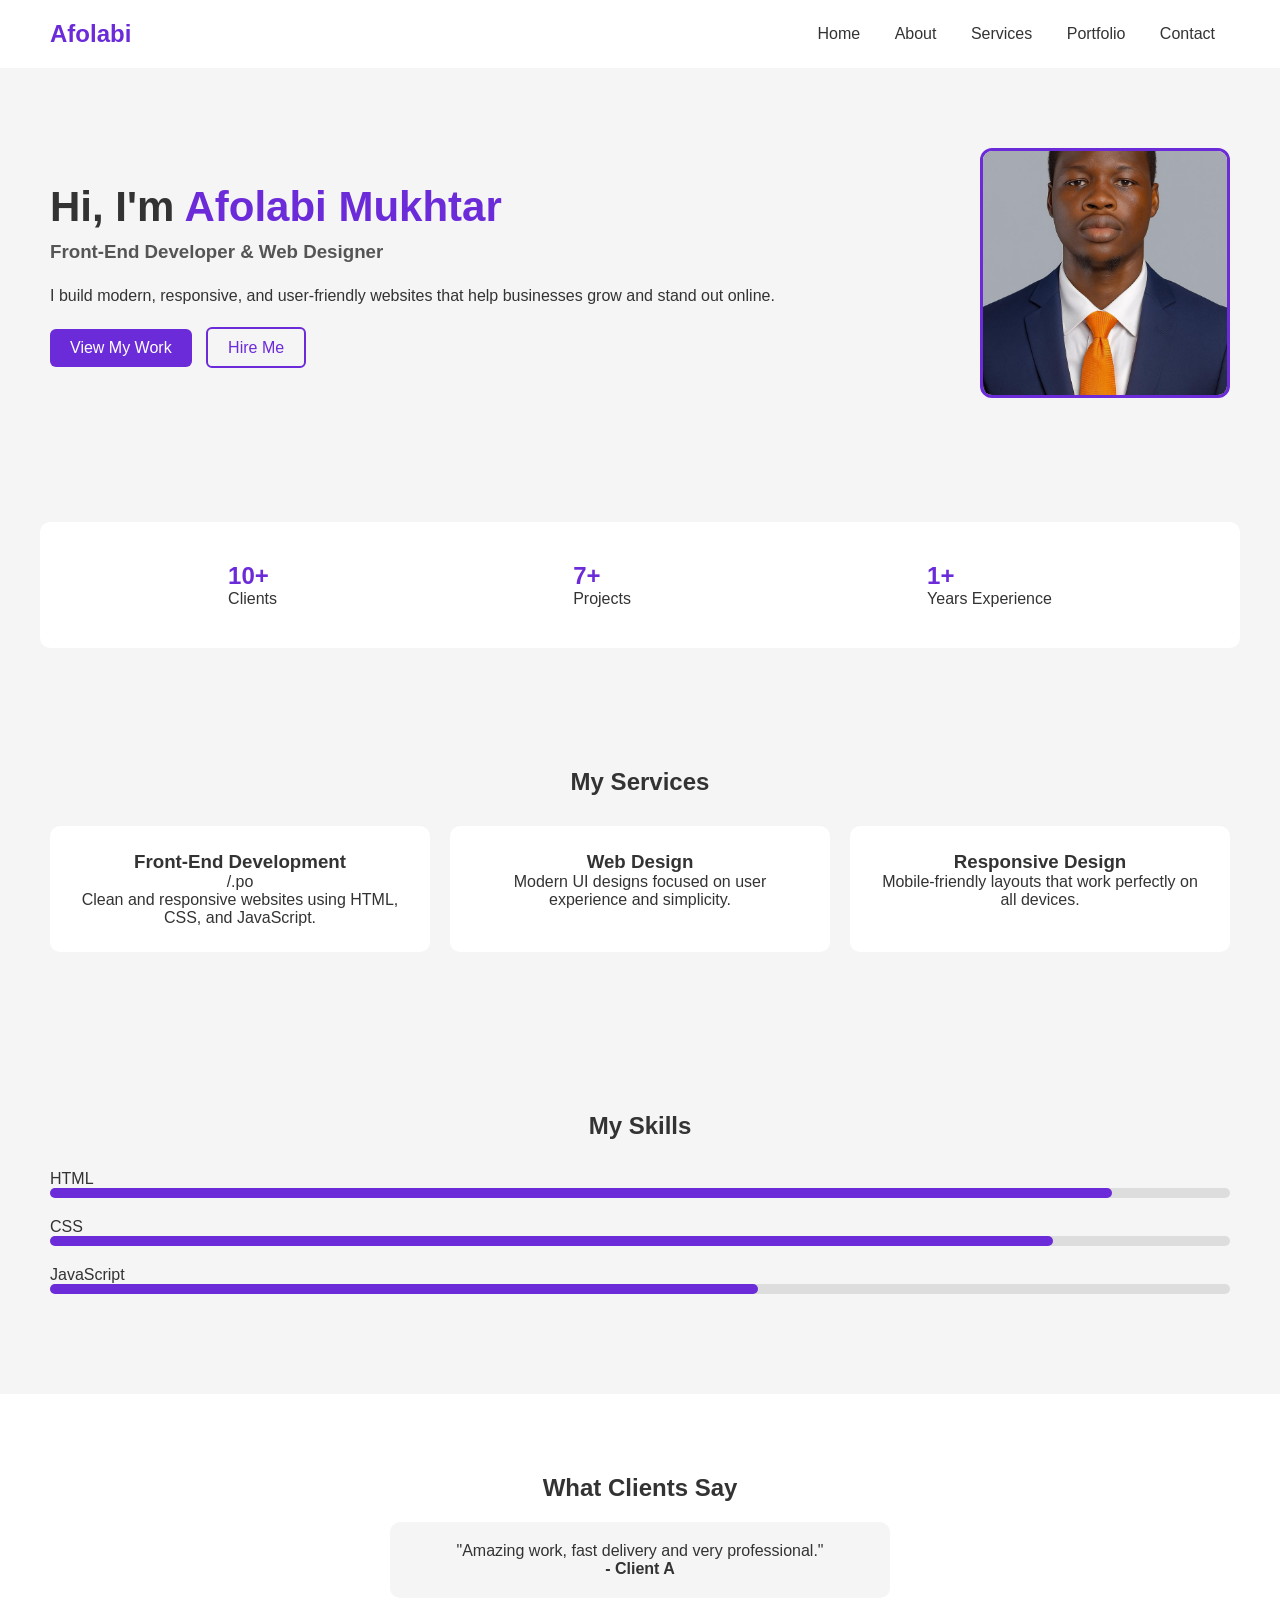
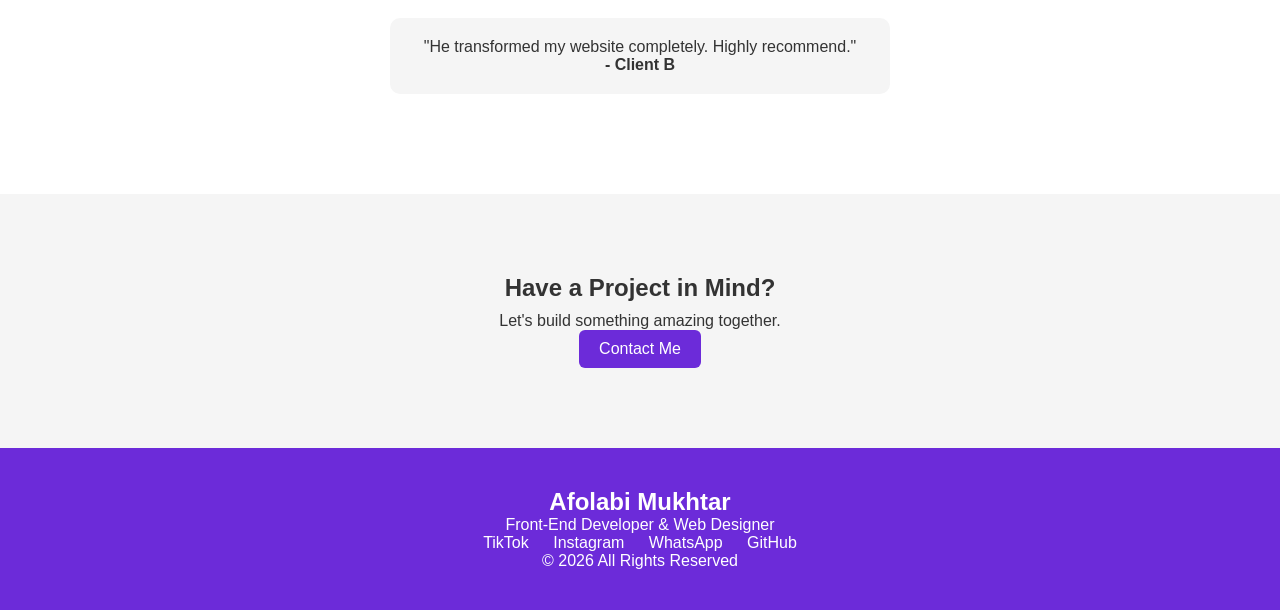
<file: index.html>
<!DOCTYPE html>
<html lang="en">
<head>
  <meta charset="UTF-8">
  <meta name="viewport" content="width=device-width, initial-scale=1.0">
  <title>Afolabi Mukhtar | Front-End Developer</title>
  <link rel="stylesheet" href="style.css">
</head>

<body>

<header>
  <h2 class="logo">Afolabi</h2>

  <nav id="nav-links">
    <a href="index.html">Home</a>
    <a href="About.html">About</a>
    <a href="services.html">Services</a>
    <a href="Portfolio.html">Portfolio</a>
    <a href="Contact.html">Contact</a>
  </nav>

  <div class="menu-toggle" onclick="toggleMenu()">☰</div>
</header>

<section class="hero">
  <div class="hero-text">
    <h1>Hi, I'm <span>Afolabi Mukhtar</span></h1>
    <h3>Front-End Developer & Web Designer</h3>

    <p>
      I build modern, responsive, and user-friendly websites that help
      businesses grow and stand out online.
    </p>

    <div class="hero-btns">
      <a href="Portfolio.html" class="btn">View My Work</a>
      <a href="https://wa.me/2348068744708" class="btn-outline">Hire Me</a>
    </div>
  </div>

  <div class="hero-img">
    <img src="images/my pic.jpg" alt="Afolabi Mukhtar">
  </div>
</section>

<section class="stats">
  <div>
    <h2>10+</h2>
    <p>Clients</p>
  </div>
  <div>
    <h2>7+</h2>
    <p>Projects</p>
  </div>
  <div>
    <h2>1+</h2>
    <p>Years Experience</p>
  </div>
</section>

<section class="services">
  <h1>My Services</h1>

  <div class="service-container">

    <div class="card">
      <h3>Front-End Development</h3>/.po
      <p>Clean and responsive websites using HTML, CSS, and JavaScript.</p>
    </div>

    <div class="card">
      <h3>Web Design</h3>
      <p>Modern UI designs focused on user experience and simplicity.</p>
    </div>

    <div class="card">
      <h3>Responsive Design</h3>
      <p>Mobile-friendly layouts that work perfectly on all devices.</p>
    </div>

  </div>
</section>

<section class="skills">
  <h1>My Skills</h1>

  <div class="skill">
    <p>HTML</p>
    <div class="bar"><span style="width:90%"></span></div>
  </div>

  <div class="skill">
    <p>CSS</p>
    <div class="bar"><span style="width:85%"></span></div>
  </div>

  <div class="skill">
    <p>JavaScript</p>
    <div class="bar"><span style="width:60%"></span></div>
  </div>
</section>

<section class="testimonials">
  <h1>What Clients Say</h1>

  <div class="testimonial-box">
    <p>"Amazing work, fast delivery and very professional."</p>
    <h4>- Client A</h4>
  </div>

  <div class="testimonial-box">
    <p>"He transformed my website completely. Highly recommend."</p>
    <h4>- Client B</h4>
  </div>
</section>

<!-- CTA -->
<section class="cta">
  <h1>Have a Project in Mind?</h1>
  <p>Let's build something amazing together.</p>
  <a href="https://wa.me/2348068744708" class="btn">Contact Me</a>
</section>

<!-- FOOTER -->
<footer>
  <h2>Afolabi Mukhtar</h2>
  <p>Front-End Developer & Web Designer</p>

  <div class="socials">
    <a href="#">TikTok</a>
    <a href="https://www.instagram.com/afolabimukhtar792/">Instagram</a>
    <a href="https://wa.me/2348068744708">WhatsApp</a>
    <a href="#">GitHub</a>
  </div>

  <p class="copy">© 2026 All Rights Reserved</p>
</footer>

<script>
function toggleMenu() {
  document.getElementById("nav-links").classList.toggle("active");
}
</script>

</body>
</html>
</file>
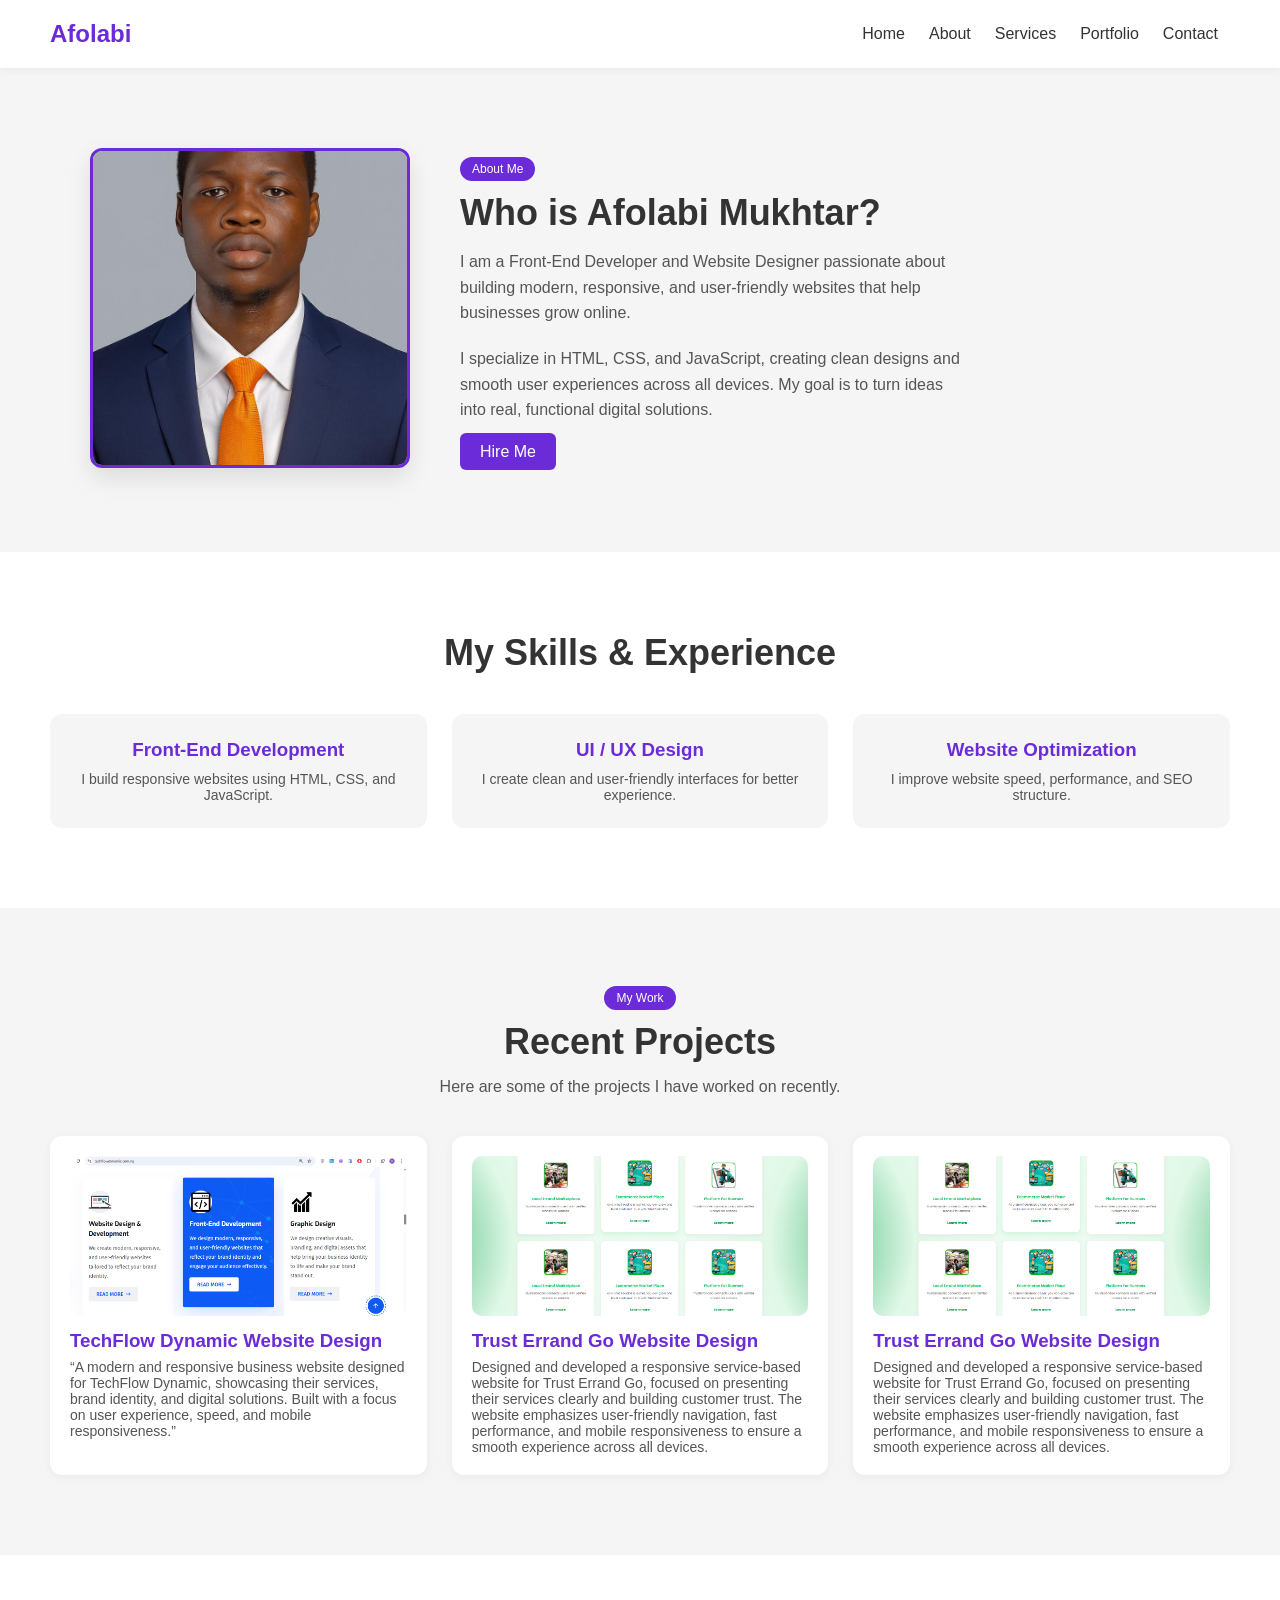
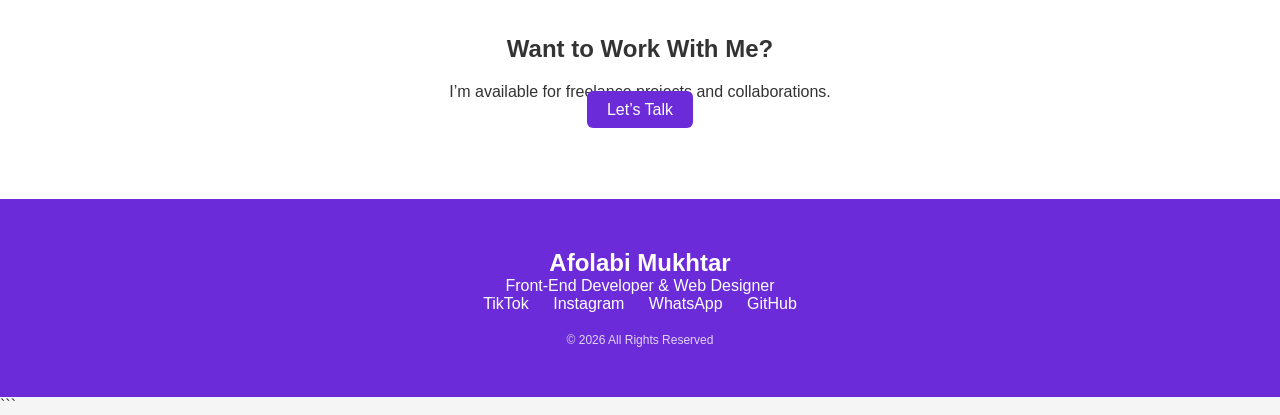
<file: About.html>
<!DOCTYPE html>
<html lang="en">
<head>
  <meta charset="UTF-8">
  <meta name="viewport" content="width=device-width, initial-scale=1.0">
  <title>About | Afolabi Mukhtar</title>
  <link rel="stylesheet" href="about.css">
</head>

<body>

<header>
  <h2>Afolabi</h2>

  <nav id="nav-links">
    <a href="index.html">Home</a>
    <a href="About.html">About</a>
    <a href="services.html">Services</a>
    <a href="Portfolio.html">Portfolio</a>
    <a href="contact.html">Contact</a>
  </nav>

  <div class="menu-toggle" onclick="toggleMenu()">☰</div>
</header>

<!-- ABOUT HERO -->
<section class="about">
  <div class="container">

    <div class="about-image">
      <img src="images/my pic.jpg" alt="Afolabi Mukhtar">
    </div>

    <div class="about-text">
      <span class="tag">About Me</span>
      <h1>Who is Afolabi Mukhtar?</h1>

      <p>
        I am a Front-End Developer and Website Designer passionate about building
        modern, responsive, and user-friendly websites that help businesses grow online.
      </p>

      <p>
        I specialize in HTML, CSS, and JavaScript, creating clean designs and smooth
        user experiences across all devices. My goal is to turn ideas into real,
        functional digital solutions.
      </p>

      <a href="https://wa.me/2348068744708" class="btn">Hire Me</a>
    </div>

  </div>
</section>

<!-- SKILLS / EXPERIENCE -->
<section class="skills">
  <h1>My Skills & Experience</h1>

  <div class="skills-container">

    <div class="skill-box">
      <h3>Front-End Development</h3>
      <p>I build responsive websites using HTML, CSS, and JavaScript.</p>
    </div>

    <div class="skill-box">
      <h3>UI / UX Design</h3>
      <p>I create clean and user-friendly interfaces for better experience.</p>
    </div>

    <div class="skill-box">
      <h3>Website Optimization</h3>
      <p>I improve website speed, performance, and SEO structure.</p>
    </div>

  </div>
</section>

<!-- PROJECTS -->
<section class="projects">

  <div class="projects-header">
    <span class="tag">My Work</span>
    <h1>Recent Projects</h1>
    <p>Here are some of the projects I have worked on recently.</p>
  </div>

  <div class="projects-container">

    <div class="project-card">
      <img src="images/techflow.png" alt="Project 1">
      <h3>TechFlow Dynamic Website Design</h3>
      <p>“A modern and responsive business website designed for TechFlow Dynamic, showcasing their services, brand identity, and digital solutions. Built with a focus on user experience, speed, and mobile responsiveness.”</p>
    </div>

    <div class="project-card">
      <img src="images/trusterend.png" alt="Project 2">
      <h3>Trust Errand Go Website Design</h3>
      <p>Designed and developed a responsive service-based website for Trust Errand Go, focused on presenting their services clearly and building customer trust. The website emphasizes user-friendly navigation, fast performance, and mobile responsiveness to ensure a smooth experience across all devices.</p>
    </div>
 <div class="project-card">
      <img src="images/trusterend.png" alt="Project 2">
      <h3>Trust Errand Go Website Design</h3>
      <p>Designed and developed a responsive service-based website for Trust Errand Go, focused on presenting their services clearly and building customer trust. The website emphasizes user-friendly navigation, fast performance, and mobile responsiveness to ensure a smooth experience across all devices.</p>
    </div>

  </div>

</section>

<!-- CTA -->
<section class="cta">
  <h1>Want to Work With Me?</h1>
  <p>I’m available for freelance projects and collaborations.</p>
  <a href="https://wa.me/2348068744708" class="btn">Let’s Talk</a>
</section>

<!-- FOOTER -->
<footer class="footer">
  <h2>Afolabi Mukhtar</h2>
  <p>Front-End Developer & Web Designer</p>

  <div class="socials">
    <a href="#">TikTok</a>
    <a href="https://www.instagram.com/afolabimukhtar792/">Instagram</a>
    <a href="https://wa.me/2348068744708">WhatsApp</a>
    <a href="#">GitHub</a>
  </div>

  <p class="copy">© 2026 All Rights Reserved</p>
</footer>

<!-- JS -->
<script>
function toggleMenu() {
  document.getElementById("nav-links").classList.toggle("active");
}
</script>

</body>
</html>
```
</file>
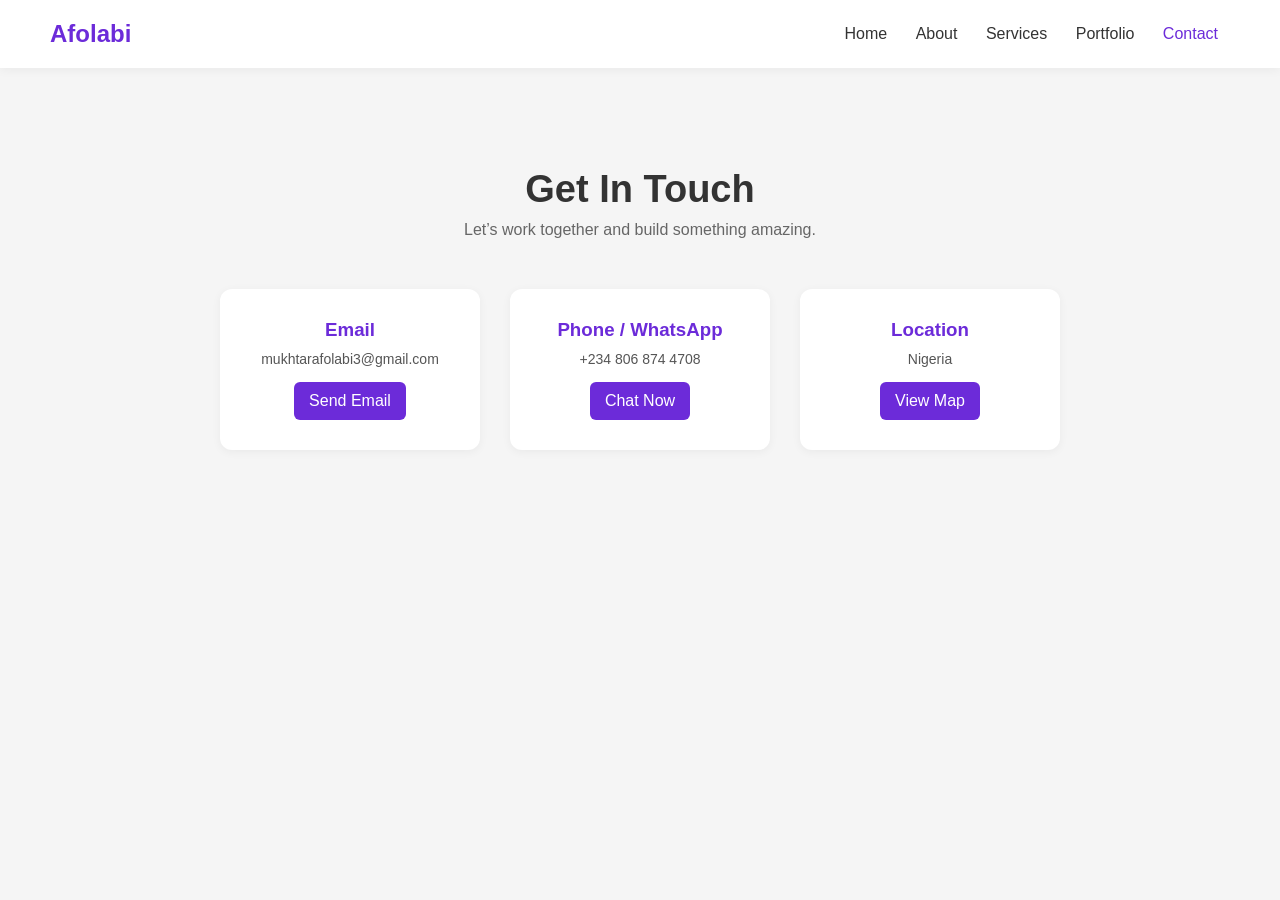
<file: contact.html>
<!DOCTYPE html>
<html lang="en">
<head>
  <meta charset="UTF-8">
  <meta name="viewport" content="width=device-width, initial-scale=1.0">
  <title>Contact - Afolabi Mukhtar</title>
  <link rel="stylesheet" href="conact.css">
</head>

<body>

<header>
  <h2>Afolabi</h2>

  <nav id="nav-links">
    <a href="index.html">Home</a>
    <a href="About.html">About</a>
    <a href="Services.html">Services</a>
    <a href="Portfolio.html">Portfolio</a>
    <a href="contact.html" class="active">Contact</a>
  </nav>

  <div class="menu-toggle" onclick="toggleMenu()">☰</div>
</header>

<section class="contact">

  <h1>Get In Touch</h1>
  <p class="subtitle">Let’s work together and build something amazing.</p>

  <div class="contact-box">

    <div class="card">
      <h3>Email</h3>
      <p>mukhtarafolabi3@gmail.com</p>
      <a href="mailto:mukhtarafolabi3@gmail.com" class="btn">Send Email</a>
    </div>

    <div class="card">
      <h3>Phone / WhatsApp</h3>
      <p>+234 806 874 4708</p>
      <a href="https://wa.me/2348068744708" class="btn">Chat Now</a>
    </div>

    <div class="card">
      <h3>Location</h3>
      <p>Nigeria</p>
      <a href="#" class="btn">View Map</a>
    </div>

  </div>

</section>

<script>
function toggleMenu() {
  document.getElementById("nav-links").classList.toggle("active");
}
</script>

</body>
</html>
</file>
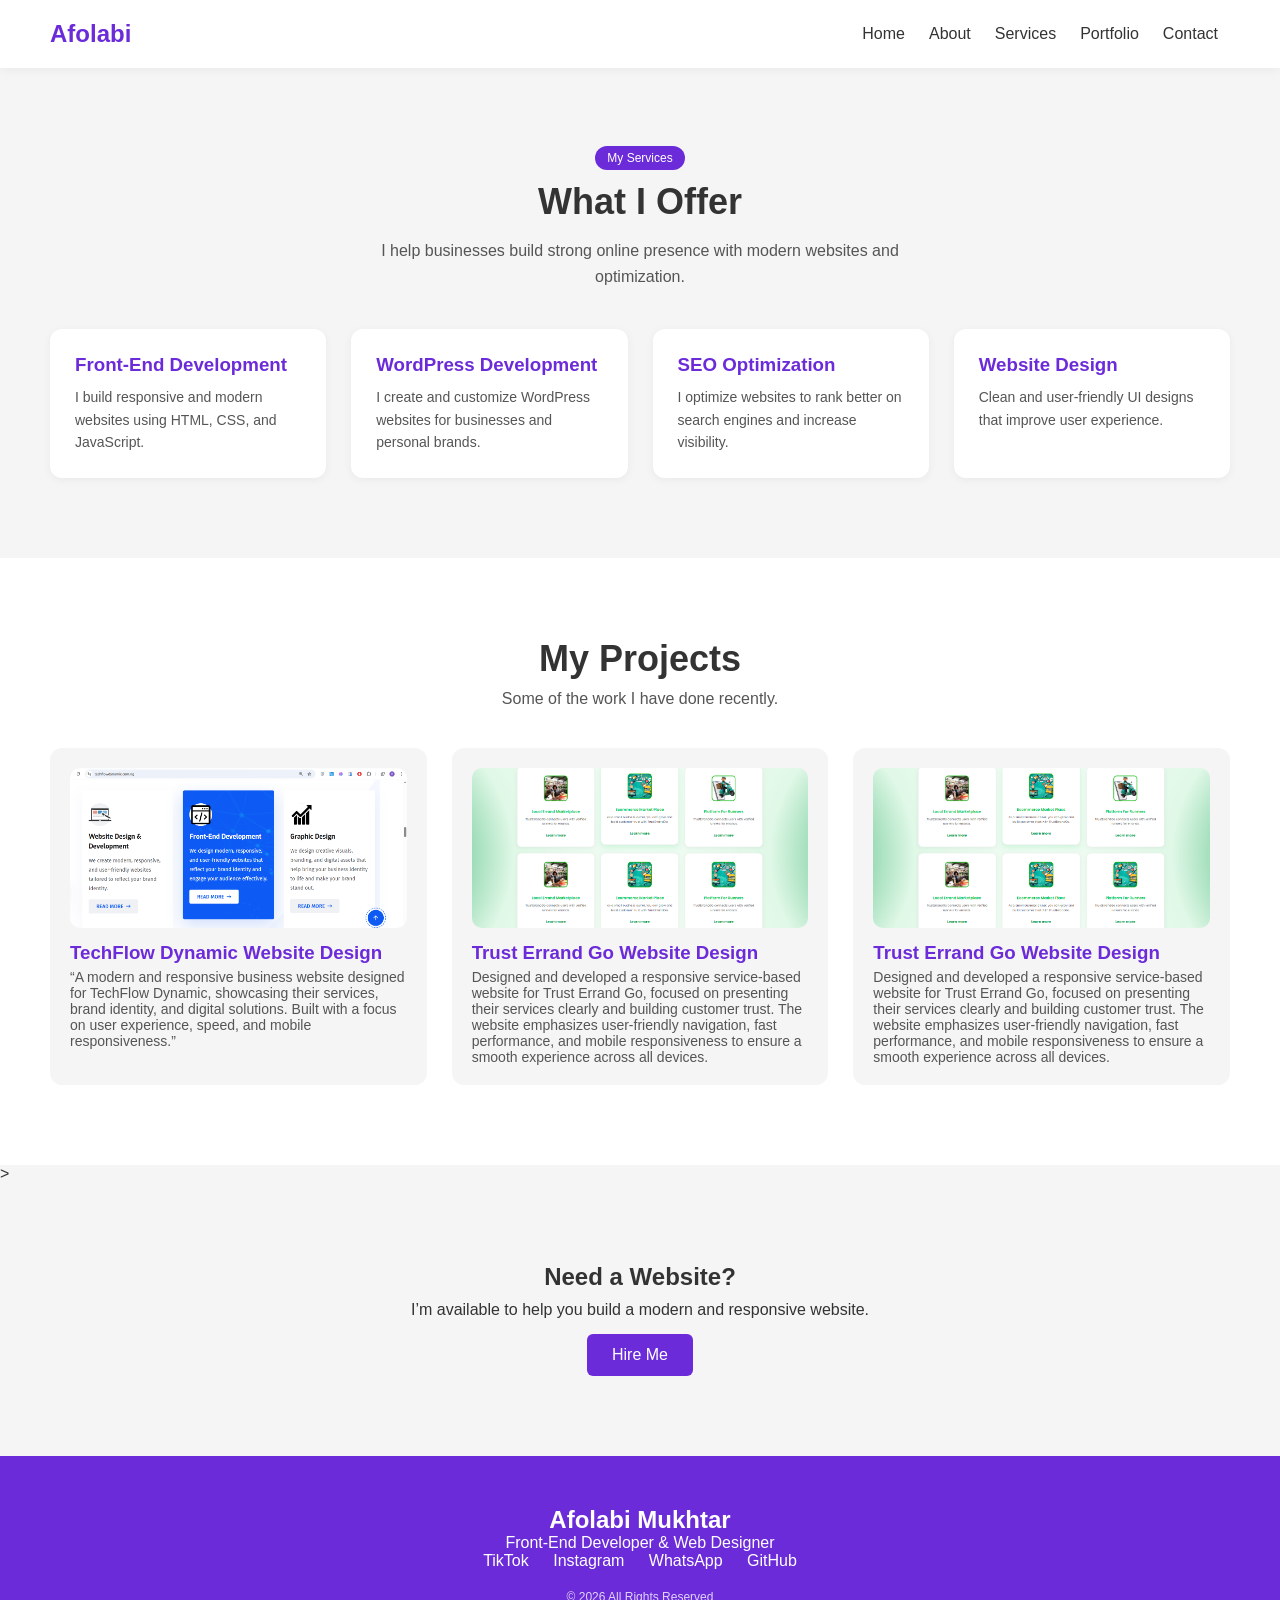
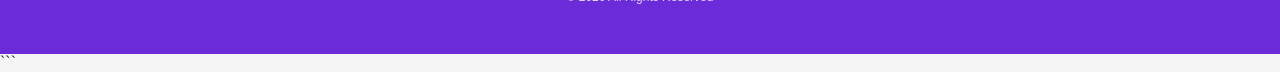
<file: services.html>
<!DOCTYPE html>
<html lang="en">
<head>
  <meta charset="UTF-8">
  <meta name="viewport" content="width=device-width, initial-scale=1.0">
  <title>Services | Afolabi Mukhtar</title>
  <link rel="stylesheet" href="services.css">
</head>

<body>

<header>
  <h2>Afolabi</h2>

  <nav id="nav-links">
    <a href="index.html">Home</a>
    <a href="About.html">About</a>
    <a href="services.html">Services</a>
    <a href="Portfolio.html">Portfolio</a>
    <a href="contact.html">Contact</a>
  </nav>

  <div class="menu-toggle" onclick="toggleMenu()">☰</div>
</header>

<!-- SERVICES -->
<section class="services">

  <div class="services-header">
    <span class="tag">My Services</span>
    <h1>What I Offer</h1>
    <p>I help businesses build strong online presence with modern websites and optimization.</p>
  </div>

  <div class="services-container">

    <div class="service-box">
      <h3>Front-End Development</h3>
      <p>I build responsive and modern websites using HTML, CSS, and JavaScript.</p>
    </div>

    <div class="service-box">
      <h3>WordPress Development</h3>
      <p>I create and customize WordPress websites for businesses and personal brands.</p>
    </div>

    <div class="service-box">
      <h3>SEO Optimization</h3>
      <p>I optimize websites to rank better on search engines and increase visibility.</p>
    </div>

    <div class="service-box">
      <h3>Website Design</h3>
      <p>Clean and user-friendly UI designs that improve user experience.</p>
    </div>

  </div>

</section>

<!-- PROJECTS -->
<section class="projects">

  <h1>My Projects</h1>
  <p>Some of the work I have done recently.</p>

  <div class="project-cards">

       <div class="project-card">
      <img src="images/techflow.png" alt="Project 1">
      <h3>TechFlow Dynamic Website Design</h3>
      <p>“A modern and responsive business website designed for TechFlow Dynamic, showcasing their services, brand identity, and digital solutions. Built with a focus on user experience, speed, and mobile responsiveness.”</p>
    </div>

    <div class="project-card">
      <img src="images/trusterend.png" alt="Project 2">
      <h3>Trust Errand Go Website Design</h3>
      <p>Designed and developed a responsive service-based website for Trust Errand Go, focused on presenting their services clearly and building customer trust. The website emphasizes user-friendly navigation, fast performance, and mobile responsiveness to ensure a smooth experience across all devices.</p>
    </div>
 <div class="project-card">
      <img src="images/trusterend.png" alt="Project 2">
      <h3>Trust Errand Go Website Design</h3>
      <p>Designed and developed a responsive service-based website for Trust Errand Go, focused on presenting their services clearly and building customer trust. The website emphasizes user-friendly navigation, fast performance, and mobile responsiveness to ensure a smooth experience across all devices.</p>
    </div>
  </div>

</section>

>
<section class="cta">
  <h1>Need a Website?</h1>
  <p>I’m available to help you build a modern and responsive website.</p>
  <a href="https://wa.me/2348068744708" class="btn">Hire Me</a>
</section>


<footer class="footer">
  <h2>Afolabi Mukhtar</h2>
  <p>Front-End Developer & Web Designer</p>

  <div class="socials">
    <a href="#">TikTok</a>
    <a href="https://www.instagram.com/afolabimukhtar792/">Instagram</a>
    <a href="https://wa.me/2348068744708">WhatsApp</a>
    <a href="#">GitHub</a>
  </div>

  <p class="copy">© 2026 All Rights Reserved</p>
</footer>

<!-- JS -->
<script>
function toggleMenu() {
  document.getElementById("nav-links").classList.toggle("active");
}
</script>

</body>
</html>
```
</file>
<file: style.css>
* {
  margin: 0;
  padding: 0;
  box-sizing: border-box;
  font-family: Arial, sans-serif;
}

body {
  background: #f5f5f5;
  color: #333;
}

/* HEADER */
header {
  display: flex;
  justify-content: space-between;
  align-items: center;
  padding: 20px 50px;
  background: #fff;
  position: sticky;
  top: 0;
  z-index: 1000;
}

.logo {
  color: #6c2bd9;
}

nav a {
  margin: 0 15px;
  text-decoration: none;
  color: #333;
  font-weight: 500;
  transition: 0.3s;
}

nav a:hover {
  color: #6c2bd9;
}

/* BUTTONS */
.btn {
  background: #6c2bd9;
  color: #fff;
  padding: 10px 20px;
  border-radius: 6px;
  text-decoration: none;
  display: inline-block;
}

.btn-outline {
  border: 2px solid #6c2bd9;
  color: #6c2bd9;
  padding: 10px 20px;
  border-radius: 6px;
  text-decoration: none;
  margin-left: 10px;
}

/* HERO */
.hero {
  display: flex;
  justify-content: space-between;
  align-items: center;
  padding: 80px 50px;
  gap: 40px;
}

.hero-text h1 {
  font-size: 42px;
}

.hero-text span {
  color: #6c2bd9;
}

.hero-text h3 {
  margin: 10px 0;
  color: #555;
}

.hero-text p {
  margin: 20px 0;
  line-height: 1.6;
}

.hero-img img {
  width: 250px;
  height: 250px;
  border-radius: 12px;
  object-fit: cover;
  border: 3px solid #6c2bd9;
}

/* STATS */
.stats {
  display: flex;
  justify-content: space-around;
  background: #fff;
  padding: 40px;
  margin: 40px;
  border-radius: 10px;
}

.stats h2 {
  color: #6c2bd9;
}

/* SERVICES */
.services {
  padding: 80px 50px;
  text-align: center;
}

.service-container {
  display: grid;
  grid-template-columns: repeat(3, 1fr);
  gap: 20px;
  margin-top: 30px;
}

.card {
  background: #fff;
  padding: 25px;
  border-radius: 10px;
  transition: 0.3s;
}

.card:hover {
  transform: translateY(-5px);
}

/* SKILLS */
.skills {
  padding: 80px 50px;
}

.skills h1 {
  text-align: center;
  margin-bottom: 30px;
}

.skill {
  margin-bottom: 20px;
}

.bar {
  width: 100%;
  height: 10px;
  background: #ddd;
  border-radius: 10px;
}

.bar span {
  display: block;
  height: 10px;
  background: #6c2bd9;
  border-radius: 10px;
}

/* TESTIMONIALS */
.testimonials {
  padding: 80px 50px;
  text-align: center;
  background: #fff;
}

.testimonial-box {
  background: #f5f5f5;
  margin: 20px auto;
  padding: 20px;
  border-radius: 10px;
  max-width: 500px;
}

/* CTA */
.cta {
  text-align: center;
  padding: 80px 50px;
}

.cta h1 {
  margin-bottom: 10px;
}

/* FOOTER */
footer {
  background: #6c2bd9;
  color: #fff;
  text-align: center;
  padding: 40px;
}

.socials a {
  margin: 0 10px;
  color: #fff;
  text-decoration: none;
}

.menu-toggle {
  display: none;
  font-size: 28px;
  cursor: pointer;
}

@media (max-width: 768px) {

  header {
    padding: 20px;
  }

  nav {
    position: absolute;
    top: 70px;
    right: 0;
    width: 100%;
    background: #fff;
    display: none;
    flex-direction: column;
    text-align: center;
  }

  nav a {
    padding: 15px;
    border-bottom: 1px solid #eee;
    display: block;
  }

  nav.active {
    display: flex;
  }

  .menu-toggle {
    display: block;
  }

  .hero {
    flex-direction: column;
    text-align: center;
    padding: 40px 20px;
  }

  .service-container {
    grid-template-columns: 1fr;
  }

  .stats {
    flex-direction: column;
    gap: 20px;
    margin: 20px;
  }
}
</file>
<file: about.css>
* {
  margin: 0;
  padding: 0;
  box-sizing: border-box;
  font-family: Arial, sans-serif;
}

body {
  background: #f5f5f5;
  color: #333;
}

header {
  display: flex;
  justify-content: space-between;
  align-items: center;
  padding: 20px 50px;
  background: #fff;
  box-shadow: 0 2px 10px rgba(0,0,0,0.05);
  position: sticky;
  top: 0;
  z-index: 1000;
}

header h2 {
  color: #6c2bd9;
}

/* NAV */
nav {
  display: flex;
}

nav a {
  margin: 0 12px;
  text-decoration: none;
  color: #333;
  font-weight: 500;
  transition: 0.3s;
}

nav a:hover,
nav a.active {
  color: #6c2bd9;
}

/* BUTTON */
.btn {
  background: #6c2bd9;
  color: #fff;
  padding: 10px 20px;
  border-radius: 6px;
  text-decoration: none;
  border: none;
  cursor: pointer;
  transition: 0.3s;
}

.btn:hover {
  opacity: 0.85;
}

.tag {
  background: #6c2bd9;
  color: #fff;
  padding: 5px 12px;
  border-radius: 20px;
  font-size: 12px;
}

/* ABOUT */
.about {
  padding: 80px 50px;
}

.container {
  max-width: 1100px;
  margin: auto;
  display: flex;
  align-items: center;
  gap: 50px;
}

.about-image img {
  width: 320px;
  height: 320px;
  object-fit: cover;
  border-radius: 12px;
  border: 3px solid #6c2bd9;
  box-shadow: 0 10px 25px rgba(0,0,0,0.1);
}

.about-text {
  max-width: 500px;
}

.about-text h1 {
  font-size: 36px;
  margin: 15px 0;
}

.about-text p {
  line-height: 1.6;
  color: #555;
  margin-bottom: 20px;
}

/* SKILLS */
.skills {
  padding: 80px 50px;
  background: #fff;
  text-align: center;
}

.skills h1 {
  font-size: 36px;
  margin-bottom: 40px;
}

.skills-container {
  display: grid;
  grid-template-columns: repeat(3, 1fr);
  gap: 25px;
}

.skill-box {
  background: #f5f5f5;
  padding: 25px;
  border-radius: 12px;
  transition: 0.3s;
}

.skill-box:hover {
  transform: translateY(-6px);
}

.skill-box h3 {
  color: #6c2bd9;
  margin-bottom: 10px;
}

.skill-box p {
  color: #555;
  font-size: 14px;
}

/* PROJECTS */
.projects {
  padding: 80px 50px;
  text-align: center;
}

.projects-header h1 {
  font-size: 36px;
  margin: 15px 0;
}

.projects-header p {
  color: #555;
  max-width: 600px;
  margin: auto;
}

.projects-container {
  margin-top: 40px;
  display: grid;
  grid-template-columns: repeat(3, 1fr);
  gap: 25px;
}

.project-card {
  background: #fff;
  padding: 20px;
  border-radius: 12px;
  transition: 0.3s;
  text-align: left;
  box-shadow: 0 2px 10px rgba(0,0,0,0.05);
}

.project-card:hover {
  transform: translateY(-6px);
}

.project-card img {
  width: 100%;
  height: 160px;
  object-fit: cover;
  border-radius: 10px;
  margin-bottom: 10px;
}

.project-card h3 {
  color: #6c2bd9;
  margin-bottom: 7px;
}

.project-card p {
  font-size: 14px;
  color: #555;
}

/* CTA */
.cta {
  text-align: center;
  padding: 80px 50px;
  background: #fff;
}

.cta h1 {
  margin-bottom: 20px;
}
.cta a{
  margin-bottom: 20px;
}
/* FOOTER */
.footer {
  background: #6c2bd9;
  color: #fff;
  text-align: center;
  padding: 50px 20px;
}

.socials a {
  margin: 0 10px;
  color: #fff;
  text-decoration: none;
}

.copy {
  margin-top: 20px;
  font-size: 12px;
  opacity: 0.8;
}

/* MOBILE MENU */
.menu-toggle {
  display: none;
  font-size: 28px;
  cursor: pointer;
}

@media (max-width: 768px) {

  header {
    padding: 20px;
  }

  nav {
    position: absolute;
    top: 70px;
    right: 0;
    width: 100%;
    background: #fff;
    display: none;
    flex-direction: column;
    text-align: center;
  }

  nav a {
    padding: 15px;
    border-bottom: 1px solid #eee;
  }

  nav.active {
    display: flex;
  }

  .menu-toggle {
    display: block;
  }

  .container {
    flex-direction: column;
    text-align: center;
  }

  .skills-container {
    grid-template-columns: 1fr;
  }

  .projects-container {
    grid-template-columns: 1fr;
  }
}
</file>
<file: conact.css>
* {
  margin: 0;
  padding: 0;
  box-sizing: border-box;
  font-family: Arial, sans-serif;
}

body {
  background: #f5f5f5;
  color: #333;
}

/* HEADER */
header {
  display: flex;
  justify-content: space-between;
  align-items: center;
  padding: 20px 50px;
  background: #fff;
  box-shadow: 0 2px 10px rgba(0,0,0,0.05);
  position: sticky;
  top: 0;
  z-index: 1000;
}

header h2 {
  color: #6c2bd9;
}

nav a {
  margin: 0 12px;
  text-decoration: none;
  color: #333;
  font-weight: 500;
  transition: 0.3s;
}

nav a:hover,
nav a.active {
  color: #6c2bd9;
}

/* CONTACT SECTION */
.contact {
  padding: 100px 20px;
  text-align: center;
}

.contact h1 {
  font-size: 38px;
  margin-bottom: 10px;
}

.subtitle {
  color: #666;
  margin-bottom: 50px;
}

/* BOX LAYOUT */
.contact-box {
  display: flex;
  justify-content: center;
  gap: 30px;
  flex-wrap: wrap;
}

/* CARD */
.card {
  background: #fff;
  padding: 30px;
  border-radius: 12px;
  width: 260px;
  box-shadow: 0 2px 10px rgba(0,0,0,0.05);
  transition: 0.3s;
}

.card:hover {
  transform: translateY(-10px);
  box-shadow: 0 10px 25px rgba(0,0,0,0.1);
}

.card h3 {
  color: #6c2bd9;
  margin-bottom: 10px;
}

.card p {
  color: #555;
  font-size: 14px;
  margin-bottom: 15px;
}

/* BUTTON */
.btn {
  display: inline-block;
  padding: 10px 15px;
  background: #6c2bd9;
  color: #fff;
  text-decoration: none;
  border-radius: 6px;
  transition: 0.3s;
}

.btn:hover {
  opacity: 0.85;
}

/* RESPONSIVE */
.menu-toggle {
  display: none;
  font-size: 28px;
  cursor: pointer;
}

@media (max-width: 768px) {

  header {
    padding: 20px;
  }

  nav {
    position: absolute;
    top: 70px;
    right: 0;
    width: 100%;
    background: #fff;
    display: none;
    flex-direction: column;
    text-align: center;
  }

  nav a {
    padding: 15px;
    border-bottom: 1px solid #eee;
  }

  nav.active {
    display: flex;
  }

  .menu-toggle {
    display: block;
  }
}
</file>
<file: services.css>
* {
  margin: 0;
  padding: 0;
  box-sizing: border-box;
  font-family: Arial, sans-serif;
}

body {
  background: #f5f5f5;
  color: #333;
}

/* HEADER */
header {
  display: flex;
  justify-content: space-between;
  align-items: center;
  padding: 20px 50px;
  background: #fff;
  box-shadow: 0 2px 10px rgba(0,0,0,0.05);
  position: sticky;
  top: 0;
  z-index: 1000;
}

header h2 {
  color: #6c2bd9;
}

nav {
  display: flex;
}

nav a {
  margin: 0 12px;
  text-decoration: none;
  color: #333;
  font-weight: 500;
  transition: 0.3s;
}

nav a:hover,
nav a.active {
  color: #6c2bd9;
}

.menu-toggle {
  display: none;
  font-size: 28px;
  cursor: pointer;
}

/* TAG */
.tag {
  background: #6c2bd9;
  color: #fff;
  padding: 5px 12px;
  border-radius: 20px;
  font-size: 12px;
}

/* SERVICES */
.services {
  padding: 80px 50px;
  text-align: center;
}

.services-header h1 {
  font-size: 36px;
  margin: 15px 0;
}

.services-header p {
  color: #555;
  max-width: 600px;
  margin: auto;
  line-height: 1.6;
}

.services-container {
  margin-top: 40px;
  display: grid;
  grid-template-columns: repeat(4, 1fr);
  gap: 25px;
}

.service-box {
  background: #fff;
  padding: 25px;
  border-radius: 12px;
  box-shadow: 0 2px 10px rgba(0,0,0,0.05);
  transition: 0.3s;
  text-align: left;
}

.service-box:hover {
  transform: translateY(-6px);
  background: #f9f9f9;
}

.service-box h3 {
  color: #6c2bd9;
  margin-bottom: 10px;
}

.service-box p {
  color: #555;
  font-size: 14px;
  line-height: 1.6;
}

/* PROJECTS */
.projects {
  padding: 80px 50px;
  background: #fff;
  text-align: center;
}

.projects h1 {
  font-size: 36px;
  margin-bottom: 10px;
}

.projects p {
  color: #555;
}

.project-cards {
  margin-top: 40px;
  display: grid;
  grid-template-columns: repeat(3, 1fr);
  gap: 25px;
}

.project-card {
  background: #f5f5f5;
  padding: 20px;
  border-radius: 12px;
  transition: 0.3s;
  text-align: left;
}

.project-card:hover {
  transform: translateY(-6px);
}

.project-card img {
  width: 100%;
  height: 160px;
  object-fit: cover;
  border-radius: 10px;
  margin-bottom: 10px;
}

.project-card h3 {
  color: #6c2bd9;
  margin-bottom: 5px;
}

.project-card p {
  font-size: 14px;
  color: #555;
}

/* CTA */
.cta {
  text-align: center;
  padding: 80px 50px;
  background: #f5f5f5;
}

.cta h1 {
  margin-bottom: 10px;
}

.btn {
  background: #6c2bd9;
  color: #fff;
  padding: 12px 25px;
  border-radius: 6px;
  text-decoration: none;
  display: inline-block;
  margin-top: 15px;
  transition: 0.3s;
}

.btn:hover {
  opacity: 0.85;
}

.footer {
  background: #6c2bd9;
  color: #fff;
  text-align: center;
  padding: 50px 20px;
}

.socials a {
  margin: 0 10px;
  color: #fff;
  text-decoration: none;
}

.copy {
  margin-top: 20px;
  font-size: 12px;
  opacity: 0.8;
}

/* RESPONSIVE */
@media (max-width: 768px) {

  header {
    padding: 20px;
  }

  nav {
    position: absolute;
    top: 70px;
    right: 0;
    width: 100%;
    background: #fff;
    display: none;
    flex-direction: column;
    text-align: center;
  }

  nav a {
    padding: 15px;
    border-bottom: 1px solid #eee;
  }

  nav.active {
    display: flex;
  }

  .menu-toggle {
    display: block;
  }

  .services-container {
    grid-template-columns: 1fr;
  }

  .project-cards {
    grid-template-columns: 1fr;
  }
}
</file>
